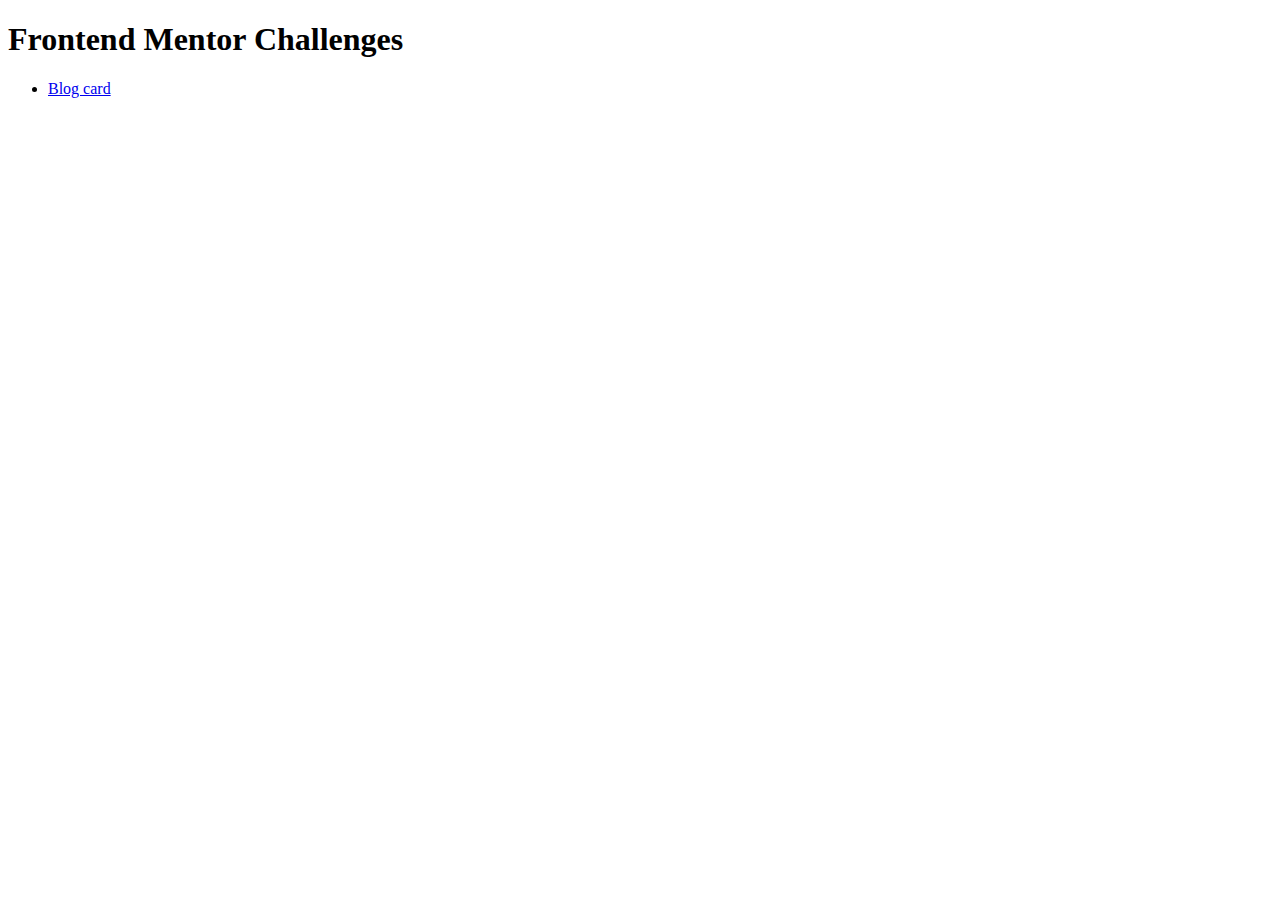
<file: index.html>
<!DOCTYPE html>
<html lang="en">
  <head>
    <meta charset="UTF-8" />
    <meta name="viewport" content="width=device-width, initial-scale=1.0" />
    <title>Frontend Mentor challenges</title>
  </head>
  <body>
    <h1>Frontend Mentor Challenges</h1>
    <ul>
      <li><a href="blog-preview-card-main/blog-card.html">Blog card</a></li>
    </ul>
  </body>
</html>
</file>
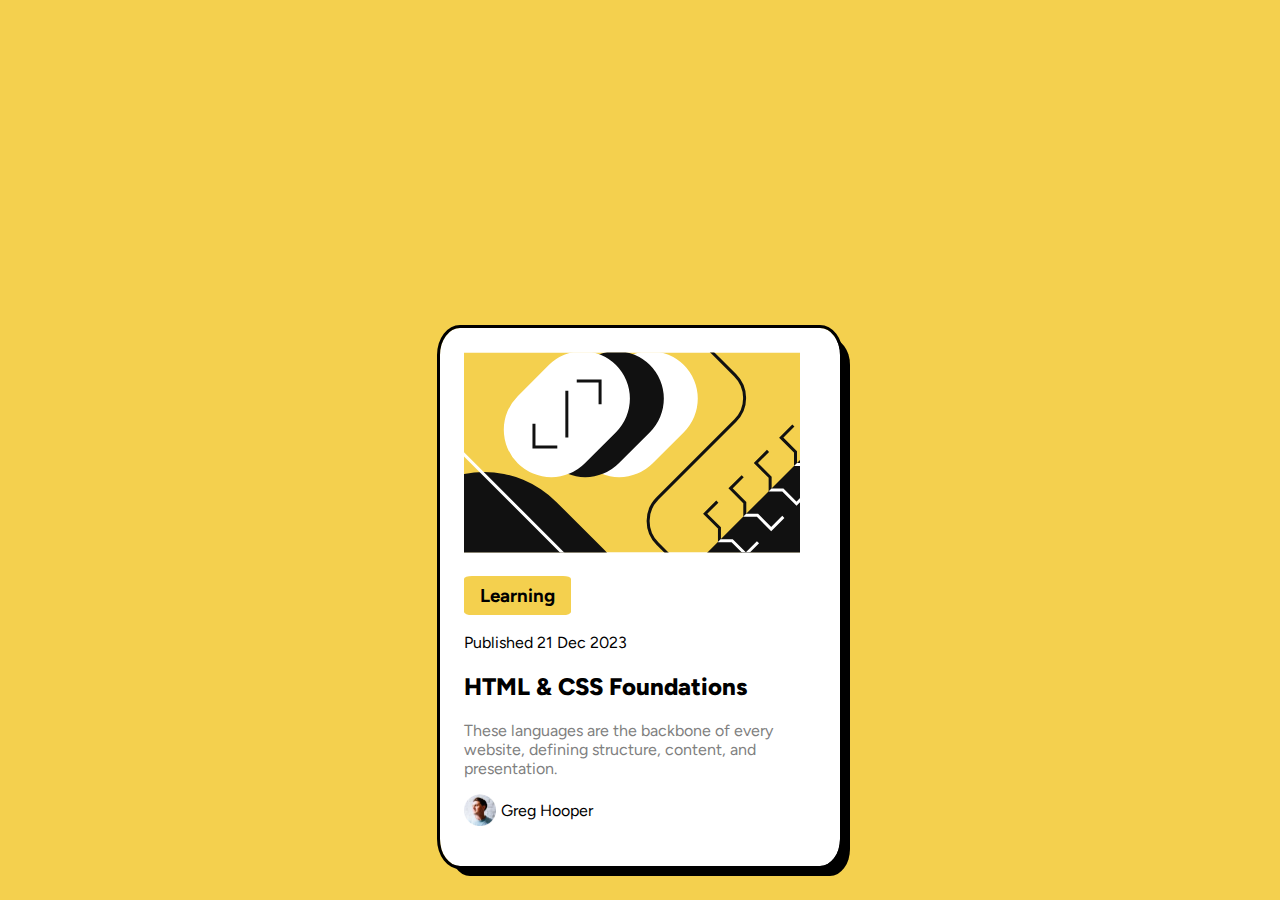
<file: blog-preview-card-main/index.html>
<!DOCTYPE html>
<html lang="en">
  <head>
    <meta charset="UTF-8" />
    <meta name="viewport" content="width=device-width, initial-scale=1.0" />
    <!-- displays site properly based on user's device -->

    <link
      rel="icon"
      type="image/png"
      sizes="32x32"
      href="./assets/images/favicon-32x32.png"
    />
    <link rel="stylesheet" href="app.css" />
    <link rel="preconnect" href="https://fonts.googleapis.com" />
    <link rel="preconnect" href="https://fonts.gstatic.com" crossorigin />
    <link
      href="https://fonts.googleapis.com/css2?family=Figtree:wght@600;800&family=Raleway:wght@800&display=swap"
      rel="stylesheet"
    />
    <title>Frontend Mentor | Blog preview card</title>

    <!-- Feel free to remove these styles or customise in your own stylesheet 👍 -->
    <style>
      .attribution {
        font-size: 11px;
        text-align: center;
      }
      .attribution a {
        color: hsl(228, 45%, 44%);
      }
    </style>
  </head>
  <body>
    <!-- Learning Published 21 Dec 2023 HTML & CSS foundations These languages are
    the backbone of every website, defining structure, content, and
    presentation. Greg Hooper -->

    <!-- <div class="attribution">
    Challenge by <a href="https://www.frontendmentor.io?ref=challenge" target="_blank">Frontend Mentor</a>. 
    Coded by <a href="#">Your Name Here</a>.
  </div> -->
    <div class="card">
      <img
        src="assets/images/illustration-article.svg"
        alt=""
        id="card-image"
      />
      <h3 id="learning">Learning</h3>
      <p>Published 21 Dec 2023</p>
      <h2 id="title">HTML & CSS Foundations</h2>
      <div id="text-description">
        These languages are the backbone of every website, defining structure,
        content, and presentation.
      </div>
      <p class="author">
        <img src="assets/images/image-avatar.webp" alt="" />
        <span>Greg Hooper</span>
      </p>
    </div>
  </body>
</html>
</file>
<file: blog-preview-card-main/app.css>
body {
  background-color: hsl(47, 88%, 63%);
  display: flex;
  justify-content: center;
  font-family: "Figtree", sans-serif;
  align-items: center;
}

.card {
  margin-top: 20em;
  background-color: hsl(0, 0%, 100%);
  padding: 1.5rem;
  border-radius: 5%;
  outline: 0.2em solid black;
  box-shadow: 10px 10px black;
  width: 22rem;
}

#learning {
  background-color: hsl(47, 88%, 63%);
  padding: 0.5rem 1rem;
  font-family: 800;
  display: flex;
  width: fit-content;
  border-radius: 7.5%;
}

#title {
  font-weight: 800;
  /* font-family: "Raleway", sans-serif; */
}

#title:hover {
  color: hsl(47, 88%, 63%);
  cursor: pointer;
}

#text-description {
  width: fit-content;
  color: hsl(0, 0%, 50%);
}

.author {
  display: flex;
  justify-content: left;
  align-items: center;
}

p img {
  height: 2em;
}

p span {
  padding-left: 5px;
}
</file>
